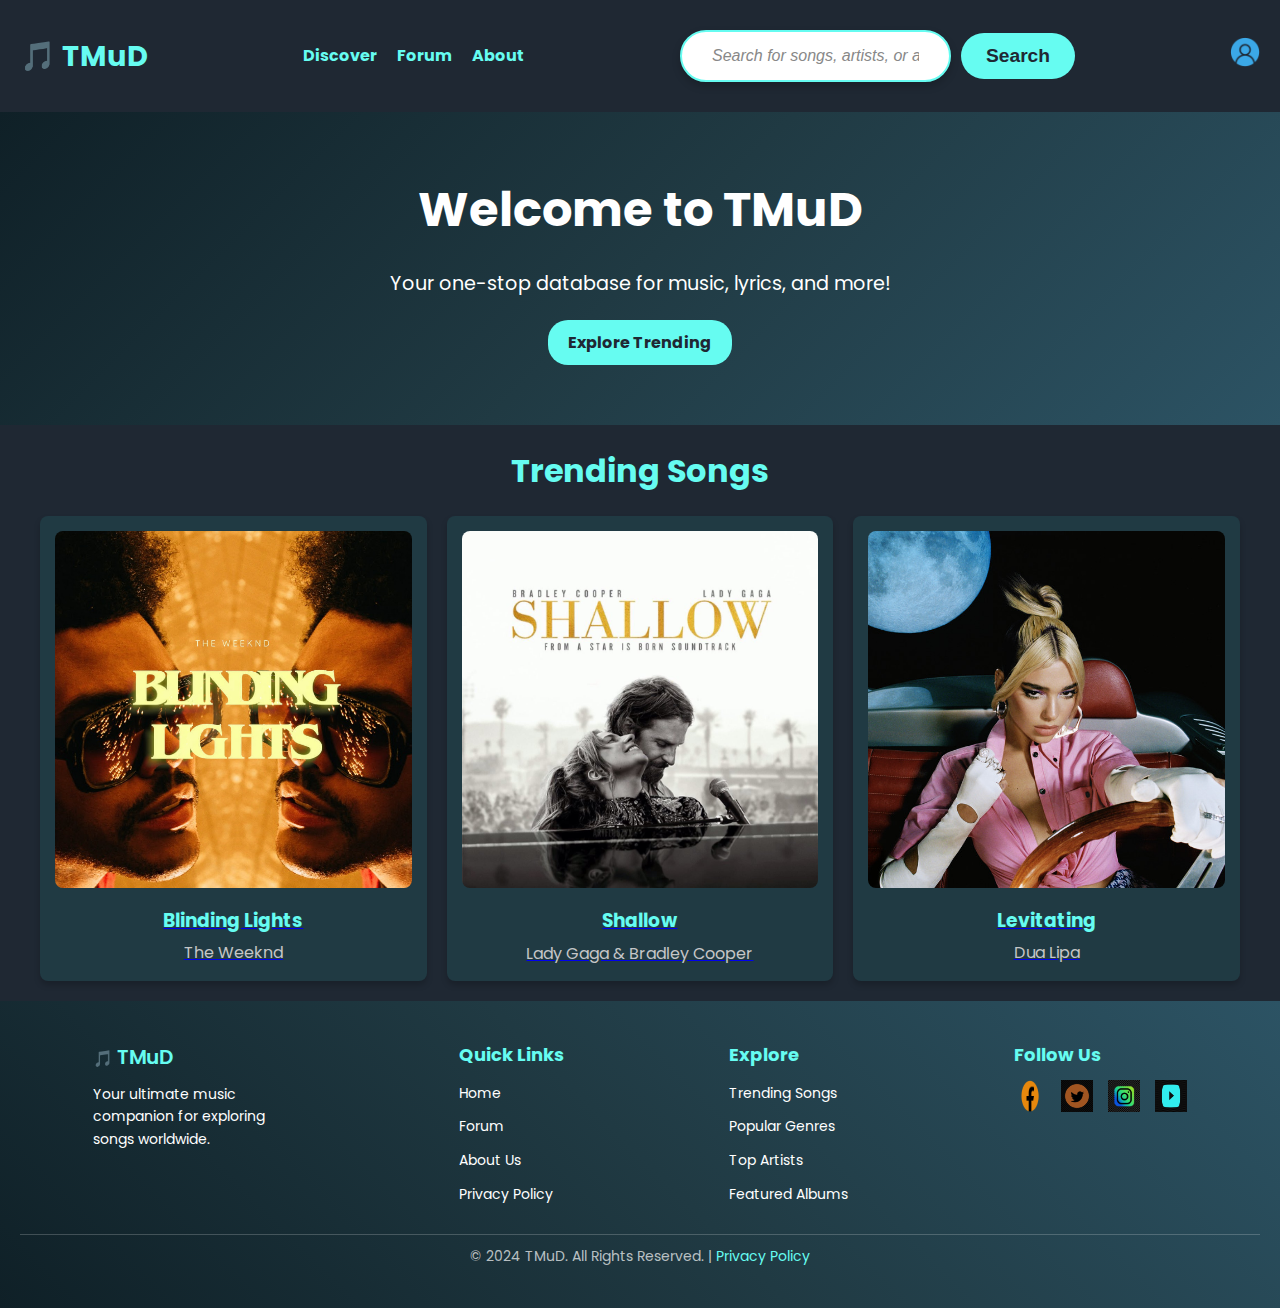
<file: index.html>
<!DOCTYPE html>
<html lang="en">
<head>
    <meta charset="UTF-8">
    <meta name="viewport" content="width=device-width, initial-scale=1.0">
    <title>TMuD - The Music Database</title>
    <!-- Link to CSS -->
    <link rel="stylesheet" href="styles.css">
    <!-- Google Fonts -->
    <link href="https://fonts.googleapis.com/css2?family=Poppins:wght@300;400;600&display=swap" rel="stylesheet">
    <script defer src="script.js"></script>
    <link rel="JavaScript" href="script.js">
    <style>
        body {
            font-family: 'Poppins', sans-serif;
            background-color: #141e30;
            color: #fff;
        }

        /* Login/Signup Interface */
        .auth-interface {
            position: fixed;
            top: 50%;
            left: 50%;
            transform: translate(-50%, -50%);
            background: linear-gradient(to bottom, #203a43, #2c5364);
            color: #fff;
            padding: 30px;
            border-radius: 10px;
            box-shadow: 0px 10px 20px rgba(0, 0, 0, 0.5);
            z-index: 1000;
            width: 400px;
        }

        .hidden { display: none; }

        .auth-tabs {
            display: flex;
            justify-content: space-between;
            margin-bottom: 20px;
            border-bottom: 2px solid #45a29e;
        }

        .auth-tab {
            flex: 1;
            padding: 10px;
            text-align: center;
            font-size: 18px;
            font-weight: bold;
            cursor: pointer;
            color: #66fcf1;
            border-bottom: 2px solid transparent;k
            transition: all 0.3s ease-in-out;
        }

        .auth-tab.active {
            color: #fff;
            border-bottom: 2px solid #66fcf1;
        }

        .auth-form {
            display: flex;
            flex-direction: column;
            gap: 15px;
        }

        .auth-form input {
            padding: 12px;
            border: none;
            border-radius: 5px;
            background: #1f2833;
            color: #fff;
            font-size: 16px;
        }

        .auth-form button {
            padding: 12px;
            border: none;
            border-radius: 5px;
            background: #45a29e;
            color: #fff;
            font-size: 16px;
            font-weight: bold;
            cursor: pointer;
            transition: all 0.3s ease-in-out;
        }

        .auth-form button:hover {
            background: #66fcf1;
        }

        /* Overlay Background */
        .overlay {
            position: fixed;
            top: 0;
            left: 0;
            width: 100%;
            height: 100%;
            background: rgba(0, 0, 0, 0.5);
            z-index: 999;
        }
    </style>
</head>
<body>
    <!-- Header Section -->
    <header>
        <nav>
            <div class="logo" onclick="redirectToHome()">🎵 TMuD</div>
            <ul class="nav-links">
                <li><a href="Discover.html">Discover</a></li>
                <li><a href="forum.html">Forum</a></li>
                <li><a href="about.html">About</a></li>
            </ul>
            <div class="search-container">
                <input
                    type="text"
                    id="search-bar"
                    class="search-bar"
                    placeholder="Search for songs, artists, or albums..."
                    onkeypress="handleSearch(event)"
                >
                <button class="search-button" onclick="initiateSearch()">Search</button>
            </div>
            <!-- Login Feature -->
            <div class="login-container">
                <img 
                    src="1713924.webp" 
                    alt="Login Icon" 
                    class="login-icon" 
                    onclick="toggleAuthInterface()" 
                    style="width: 30px; height: 30px; cursor: pointer;"
                >
            </div>
        </nav>
    </header>
  <!-- Overlay -->
  <div id="overlay" class="overlay hidden" onclick="closeAuthInterface()"></div>

  <!-- Login/Signup Interface -->
  <div id="authInterface" class="auth-interface hidden">
      <div class="auth-tabs">
          <div id="loginTab" class="auth-tab active" onclick="switchAuthTab('login')">Sign In</div>
          <div id="signupTab" class="auth-tab" onclick="switchAuthTab('signup')">Sign Up</div>
      </div>
      <div id="loginForm" class="auth-form">
          <input type="email" placeholder="Email" required>
          <input type="password" placeholder="Password" required>
          <button>Login</button>
      </div>
      <div id="signupForm" class="auth-form hidden">
          <input type="text" placeholder="Full Name" required>
          <input type="email" placeholder="Email" required>
          <input type="password" placeholder="Password" required>
          <button>Sign Up</button>
      </div>
  </div>
    <!-- Login/Signup Interface -->
    <div id="authInterface" class="auth-interface hidden">
        <div class="auth-tabs">
            <button id="loginTab" class="auth-tab active" onclick="switchAuthTab('login')">Sign In</button>
            <button id="signupTab" class="auth-tab" onclick="switchAuthTab('signup')">Sign Up</button>
        </div>
        <div id="loginForm" class="auth-form">
            <input type="email" placeholder="Email" required>
            <input type="password" placeholder="Password" required>
            <button>Login</button>
        </div>
        <div id="signupForm" class="auth-form hidden">
            <input type="text" placeholder="Full Name" required>
            <input type="email" placeholder="Email" required>
            <input type="password" placeholder="Password" required>
            <button>Sign Up</button>
        </div>
    </div>
    
    <!-- Hero Section -->
    <section class="hero">
        <div class="hero-text">
            <h1>Welcome to TMuD</h1>
            <p>Your one-stop database for music, lyrics, and more!</p>
            <a href="#trending" class="btn">Explore Trending</a>
        </div>
    </section>

    <!-- Trending Section -->
    <section id="trending">
        <h2>Trending Songs</h2>
        <div class="cards">
            <div class="card">
                <a href="song-details.html?title=blinding%20lights">
                    <img src="u9yfd63sy0141.jpg" alt="Blinding Lights Cover">
                    <h3>Blinding Lights</h3>
                    <p>The Weeknd</p>
                </a>
            </div>
            <div class="card">
                <a href="song-details.html?title=shallow">
                    <img src="lady-gaga-feat-bradley-cooper-shallow.jpg" alt="Shallow Cover">
                    <h3>Shallow</h3>
                    <p>Lady Gaga & Bradley Cooper</p>
                </a>
            </div>
            <div class="card">
                <a href="song-details.html?title=levitating">
                    <img src="ab67616d0000b273bd26ede1ae69327010d49946.jpeg" alt="Levitating Cover">
                    <h3>Levitating</h3>
                    <p>Dua Lipa</p>
                </a>
            </div>
        </div>
    </section>

    <!-- Footer Section -->
    <footer class="footer">
        <div class="footer-container">
            <!-- Logo Section -->
            <div class="footer-logo">
                <div class="logo">🎵 <span class="logo-text">TMuD</span></div>
                <p>Your ultimate music companion for exploring songs worldwide.</p>
            </div>
    
            <!-- Quick Links -->
            <div class="footer-links">
                <h3>Quick Links</h3>
                <ul>
                    <li><a href="index.html">Home</a></li>
                    <li><a href="forum.html">Forum</a></li>
                    <li><a href="about.html">About Us</a></li>
                    <li><a href="#privacy">Privacy Policy</a></li>
                </ul>
            </div>
    
            <!-- Explore More -->
            <div class="footer-explore">
                <h3>Explore</h3>
                <ul>
                    <li><a href="#trending">Trending Songs</a></li>
                    <li><a href="#genres">Popular Genres</a></li>
                    <li><a href="#artists">Top Artists</a></li>
                    <li><a href="#albums">Featured Albums</a></li>
                </ul>
            </div>
    
            <!-- Follow Us -->
            <div class="footer-social">
                <h3>Follow Us</h3>
                <div class="social-icons">
                    <a href="www.facebook.com"><img src="Facebook-Logosu.png" alt="Facebook"></a>
                    <a href="https://x.com/home"><img src="Twitter-icon-design-on-transparent-background-PNG.png" alt="Twitter"></a>
                    <a href="https://www.instagram.com"><img src="social-media-instagram-icon-transparent-background-172928815.jpg.webp" alt="Instagram"></a>
                    <a href="https://www.youtube.com"><img src="png-transparent-youtube-logo-youtube-red-logo-computer-icons-youtube-television-angle-rectangle.png" alt="YouTube"></a>
                </div>
            </div>
        </div>
    
        <!-- Footer Bottom -->
        <div class="footer-bottom">
            <p>&copy; 2024 TMuD. All Rights Reserved. | <a href="#privacy">Privacy Policy</a></p>
        </div>
    </footer>

    <!-- JavaScript -->
    <script>
        // Redirect to Home
        function redirectToHome() {
            window.location.href = "index.html";
        }

        // Handle Search on Enter Key
        function handleSearch(event) {
            if (event.key === "Enter") {
                initiateSearch();
            }
        }

        // Perform Search and Redirect
        function initiateSearch() { 
            const query = document.getElementById("search-bar").value.toLowerCase().trim();
            if (query === "") {
                alert("Please enter a search term.");
                return;
            }

            const results = [
                { title: "Blinding Lights", artist: "The Weeknd", link: "song-details.html?title=blinding%20lights" },
                { title: "Shallow", artist: "Lady Gaga & Bradley Cooper", link: "song-details.html?title=shallow" },
                { title: "Levitating", artist: "Dua Lipa", link: "song-details.html?title=levitating" }
            ].filter(song =>
                song.title.toLowerCase().includes(query) || song.artist.toLowerCase().includes(query)
            );

            if (results.length > 0) {
                window.location.href = results[0].link;
            } else {
                alert(`No results found for "${query}".`);
            }
        }

        function toggleAuthInterface() {
            document.getElementById("authInterface").classList.toggle("hidden");
            document.getElementById("overlay").classList.toggle("hidden");
        }

        function closeAuthInterface() {
            document.getElementById("authInterface").classList.add("hidden");
            document.getElementById("overlay").classList.add("hidden");
        }

        function switchAuthTab(tab) {
            const loginTab = document.getElementById("loginTab");
            const signupTab = document.getElementById("signupTab");
            const loginForm = document.getElementById("loginForm");
            const signupForm = document.getElementById("signupForm");

            if (tab === "login") {
                loginTab.classList.add("active");
                signupTab.classList.remove("active");
                loginForm.classList.remove("hidden");
                signupForm.classList.add("hidden");
            } else {
                signupTab.classList.add("active");
                loginTab.classList.remove("active");
                signupForm.classList.remove("hidden");
                loginForm.classList.add("hidden");
            }
        }
    </script>
</body>
</html>
</file>
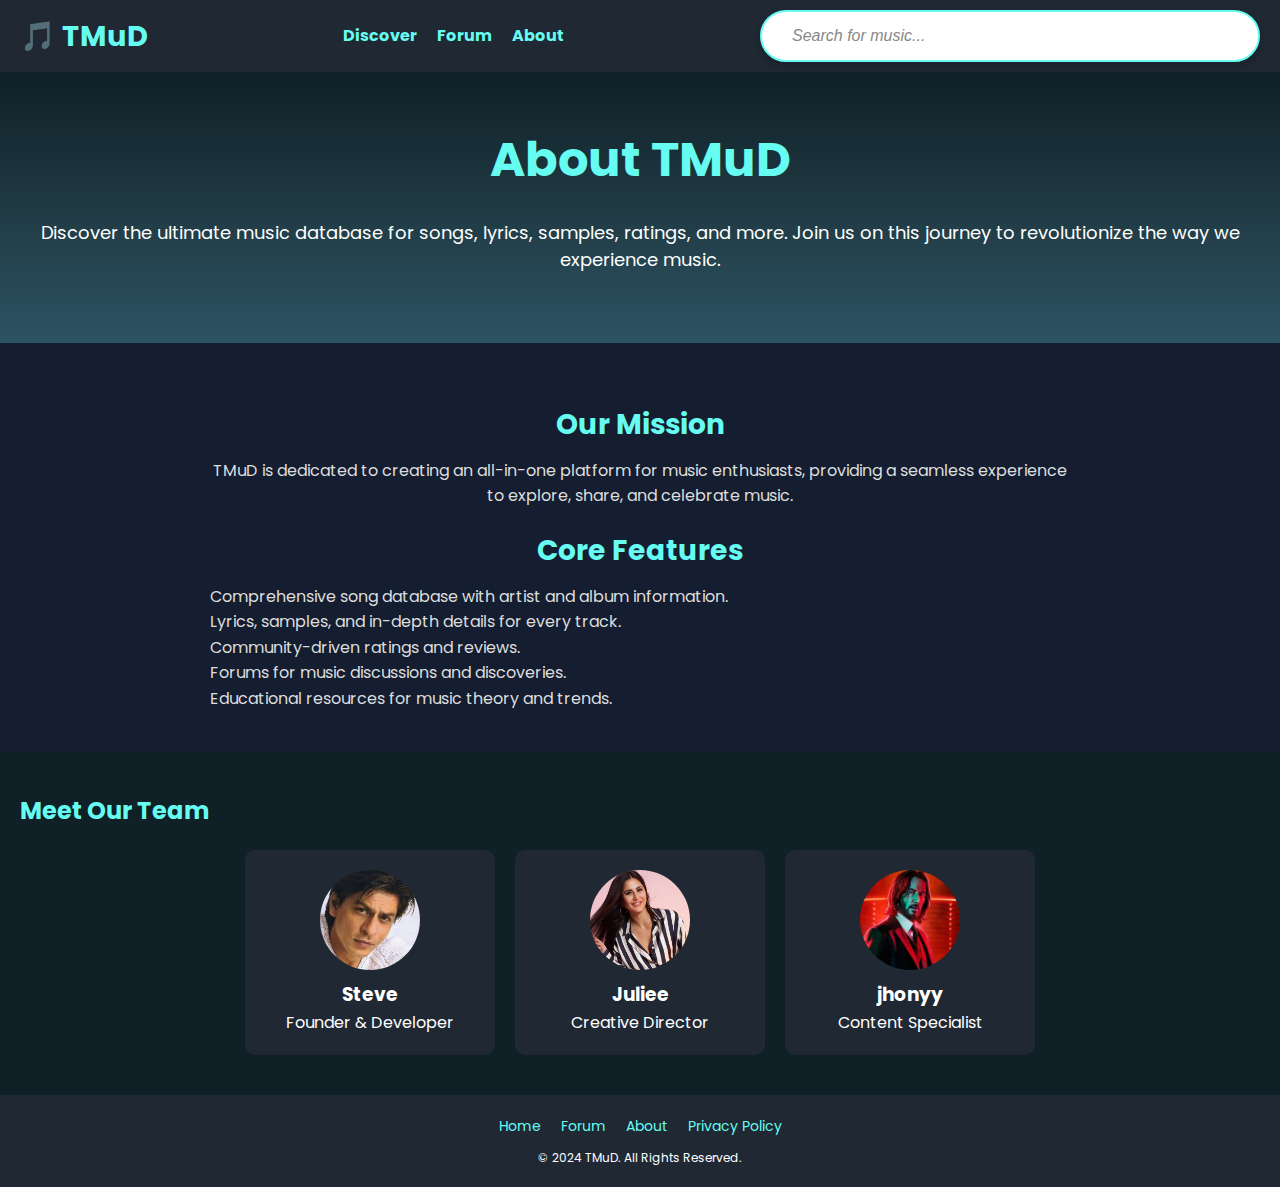
<file: about.html>
<!DOCTYPE html>
<html lang="en">
<head>
    <meta charset="UTF-8">
    <meta name="viewport" content="width=device-width, initial-scale=1.0">
    <title>About TMuD</title>
    <link rel="stylesheet" href="styles.css">
    <link href="https://fonts.googleapis.com/css2?family=Poppins:wght@300;400;600&display=swap" rel="stylesheet">
    <style>
        body {
            font-family: 'Poppins', sans-serif;
            background-color: #141e30;
            color: #fff;
            margin: 0;
        }

        header {
            background-color: #1f2833;
            padding: 10px 20px;
            display: flex;
            justify-content: space-between;
            align-items: center;
        }

        .logo {
            font-size: 24px;
            font-weight: bold;
            color: #66fcf1;
            cursor: pointer;
        }

        .nav-links {
            list-style: none;
            display: flex;
            gap: 15px;
        }

        .nav-links li a {
            color: #fff;
            text-decoration: none;
            font-size: 16px;
        }

        .nav-links li a:hover {
            color: #66fcf1;
        }

        .search-bar {
            padding: 10px;
            border: none;
            border-radius: 5px;
            background-color: #1f2833;
            color: #fff;
        }

        .hero {
            text-align: center;
            padding: 50px 20px;
            background: linear-gradient(to bottom, #0f2027, #203a43, #2c5364);
        }

        .hero-text h1 {
            font-size: 48px;
            color: #66fcf1;
        }

        .hero-text p {
            font-size: 18px;
            line-height: 1.5;
        }

        #about-details {
            padding: 40px 20px;
            text-align: center;
            max-width: 900px;
            margin: auto;
        }

        #about-details h2 {
            font-size: 28px;
            margin-top: 20px;
            margin-bottom: 10px;
            color: #66fcf1;
        }

        #about-details p, ul {
            font-size: 16px;
            line-height: 1.6;
            color: #ddd;
        }

        ul {
            text-align: left;
            list-style: none;
            padding: 0;
        }

        ul li::before {
    content: none; 
}

        .team-section {
            background-color: #0f2027;
            padding: 40px 20px;
        }

        .team-section h2 {
            color: #66fcf1;
            margin-bottom: 20px;
        }

        .team-cards {
            display: flex;
            flex-wrap: wrap;
            gap: 20px;
            justify-content: center;
        }

        .team-card {
            background-color: #1f2833;
            padding: 20px;
            border-radius: 10px;
            width: 250px;
            text-align: center;
            color: #fff;
        }

        .team-card img {
    width: 100px; 
    height: 100px; 
    border-radius: 50%; 
    object-fit: cover; 
    margin-bottom: 10px; 
    display: block; 
    margin-left: auto; 
    margin-right: auto; 
}


        footer {
            background-color: #1f2833;
            text-align: center;
            padding: 20px;
        }

        footer .quick-links {
            display: flex;
            justify-content: center;
            gap: 20px;
            margin-bottom: 10px;
        }

        footer a {
            color: #66fcf1;
            text-decoration: none;
            font-size: 14px;
        }

        footer a:hover {
            text-decoration: underline;
        }

        footer p {
            font-size: 12px;
            color: #fff;
        }
    </style>
</head>
<body>
    <header>
        <div class="logo" onclick="redirectToHome()">🎵 TMuD</div>
        <ul class="nav-links">
            <li><a href="Discover.html">Discover</a></li>
            <li><a href="forum.html">Forum</a></li>
            <li><a href="about.html">About</a></li>
        </ul>
        <input type="text" id="search-bar" placeholder="Search for music..." class="search-bar" onkeypress="handleSearch(event)">
    </header>

    <section class="hero">
        <div class="hero-text">
            <h1>About TMuD</h1>
            <p>Discover the ultimate music database for songs, lyrics, samples, ratings, and more. Join us on this journey to revolutionize the way we experience music.</p>
        </div>
    </section>

    <section id="about-details">
        <h2>Our Mission</h2>
        <p>TMuD is dedicated to creating an all-in-one platform for music enthusiasts, providing a seamless experience to explore, share, and celebrate music.</p>
        
        <h2>Core Features</h2>
        <ul>
            <li>Comprehensive song database with artist and album information.</li>
            <li>Lyrics, samples, and in-depth details for every track.</li>
            <li>Community-driven ratings and reviews.</li>
            <li>Forums for music discussions and discoveries.</li>
            <li>Educational resources for music theory and trends.</li>
        </ul>
    </section>

    <section class="team-section">
        <h2>Meet Our Team</h2>
        <div class="team-cards">
            <div class="team-card">
                <img src="images.jpeg" alt="Team Member 1">
                <h3>Steve</h3>
                <p>Founder & Developer</p>
            </div>
            <div class="team-card">
                <img src="katrina-stripes.jpg" alt="Team Member 2">
                <h3>Juliee</h3>
                <p>Creative Director</p>
            </div>
            <div class="team-card">
                <img src="fancast-keanu-reeves-john-wick-as-ghost-rider-v0-v4c42g7l3qxb1.jpg.webp" alt="Team Member 3">
                <h3>jhonyy</h3>
                <p>Content Specialist</p>
            </div>
        </div>
    </section>

    <footer>
        <div class="quick-links">
            <a href="index.html">Home</a>
            <a href="forum.html">Forum</a>
            <a href="about.html">About</a>
            <a href="#privacy">Privacy Policy</a>
        </div>
        <p>&copy; 2024 TMuD. All Rights Reserved.</p>
    </footer>

    <script>
        function redirectToHome() {
            window.location.href = "index.html";
        }

        function handleSearch(event) {
            if (event.key === "Enter") {
                const query = document.getElementById("search-bar").value.trim();
                if (query) {
                    alert(`Searching for: ${query}`);
                } else {
                    alert("Please enter a search term.");
                }
            }
        }
    </script>
</body>
</html>
</file>
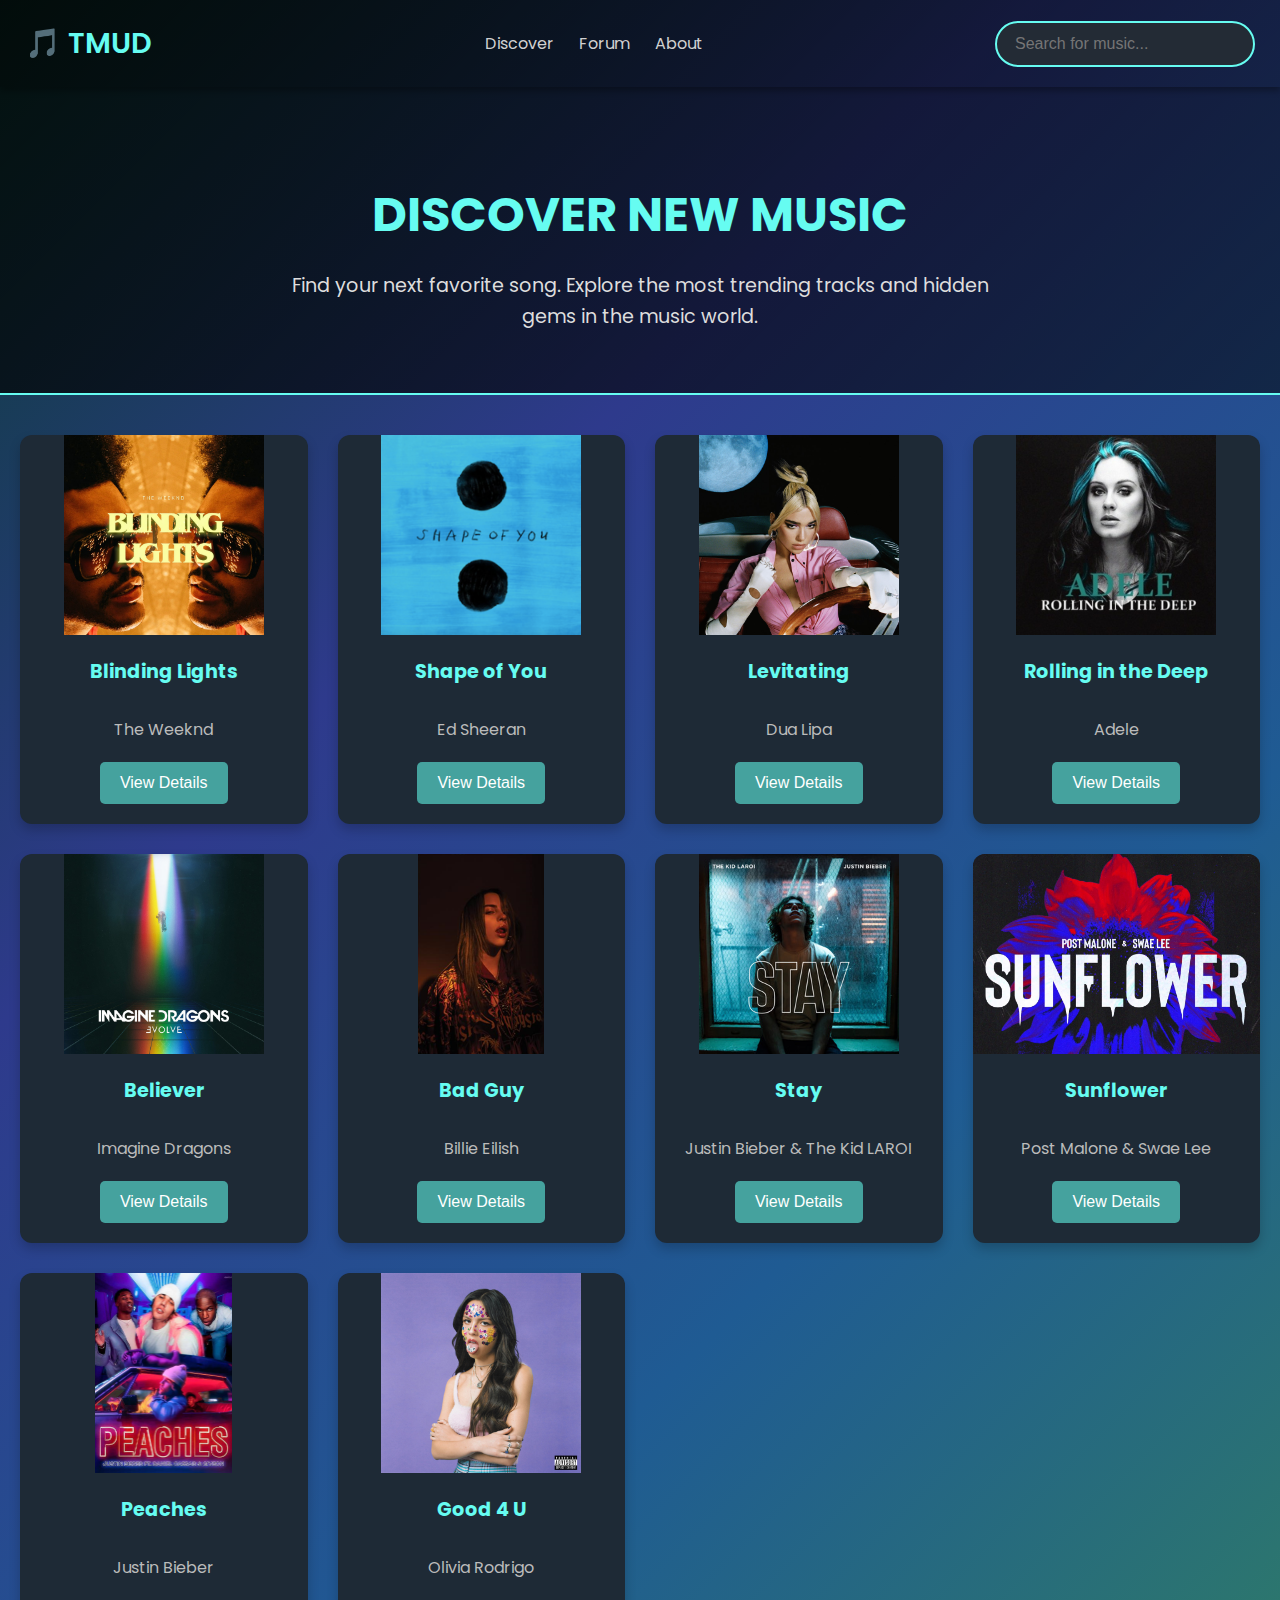
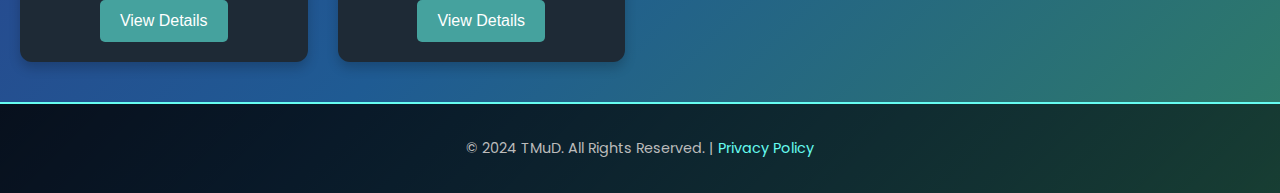
<file: Discover.html>
<!DOCTYPE html>
<html lang="en">
<head>
    <meta charset="UTF-8">
    <meta name="viewport" content="width=device-width, initial-scale=1.0">
    <title>Discover | TMuD</title>
    <link href="https://fonts.googleapis.com/css2?family=Poppins:wght@300;400;600&display=swap" rel="stylesheet">
    <style>
        /* Define Gradient Colors */
        :root {
            --dark-gradient-start: #0f0f0f;
            --dark-gradient-middle: #232b35;
            --dark-gradient-end: #1b1e23;
            --blue-gradient-start: #2e3a8c;
            --blue-gradient-middle: #1f5b93;
            --green-gradient-start: #0a3d34;
            --green-gradient-middle: #135c47;
            --green-gradient-end: #2f7c66;
        }

        /* General Styles */
        body {
            font-family: 'Poppins', sans-serif;
            margin: 0;
            padding: 0;
            background: linear-gradient(135deg, var(--green-gradient-start), var(--blue-gradient-start), var(--blue-gradient-middle), var(--green-gradient-end));
            color: #fff;
        }

        header {
            background: linear-gradient(135deg, rgba(0, 0, 0, 0.8), rgba(0, 0, 0, 0.5));
            color: #fff;
            padding: 15px 25px;
            display: flex;
            justify-content: space-between;
            align-items: center;
            box-shadow: 0 4px 6px rgba(0, 0, 0, 0.3);
        }

        .logo {
            font-size: 1.8rem;
            font-weight: 600;
            color: #66fcf1;
            text-transform: uppercase;
            cursor: pointer;
        }

        .nav-links {
            list-style: none;
            display: flex;
            gap: 25px;
        }

        .nav-links li a {
            color: #d1d1d1;
            text-decoration: none;
            font-weight: 400;
            transition: color 0.3s ease;
        }

        .nav-links li a:hover {
            color: #66fcf1;
        }

        .search-bar {
            padding: 12px 18px;
            border: 2px solid #66fcf1;
            border-radius: 25px;
            font-size: 1rem;
            background: #232b35;
            color: #66fcf1;
            width: 220px;
            transition: width 0.3s ease, background-color 0.3s ease;
        }

        .search-bar:focus {
            width: 280px;
            outline: none;
            background: #2c353f;
        }

        /* Discover Section */
        .discover {
            padding: 60px 20px;
            text-align: center;
            background: linear-gradient(135deg, rgba(0, 0, 0, 0.7), rgba(0, 0, 0, 0.5));
            border-bottom: 2px solid #66fcf1;
        }

        .discover h1 {
            font-size: 3rem;
            color: #66fcf1;
            margin-bottom: 20px;
            text-transform: uppercase;
        }

        .discover p {
            font-size: 1.2rem;
            max-width: 700px;
            margin: 0 auto;
            line-height: 1.6;
            color: #ddd;
        }

        /* Song Grid Section */
        .song-grid {
            display: grid;
            grid-template-columns: repeat(auto-fill, minmax(250px, 1fr));
            gap: 30px;
            margin: 40px auto;
            padding: 0 20px;
        }

        .song-card {
            background: #1e2a36;
            border-radius: 12px;
            overflow: hidden;
            text-align: center;
            box-shadow: 0 6px 12px rgba(0, 0, 0, 0.2);
            transition: transform 0.3s ease, box-shadow 0.3s ease;
        }

        .song-card:hover {
            transform: translateY(-8px);
            box-shadow: 0 8px 16px rgba(0, 0, 0, 0.3);
        }

        .song-card img {
            max-width: 100%;
            height: 200px;
            object-fit: cover;
            transition: opacity 0.3s ease;
        }

        .song-card img:hover {
            opacity: 0.85;
        }

        .song-card h3 {
            color: #66fcf1;
            font-size: 1.2rem;
            padding: 15px 0;
            margin: 0;
        }

        .song-card p {
            font-size: 1rem;
            color: #bbb;
            margin-bottom: 20px;
        }

        .song-card button {
            background: #45a29e;
            color: #fff;
            padding: 12px 20px;
            border: none;
            cursor: pointer;
            font-size: 1rem;
            border-radius: 5px;
            transition: background-color 0.3s ease, transform 0.3s ease;
            margin-bottom: 20px;
        }

        .song-card button:hover {
            background-color: none;
            transform: scale(1.05);
        }

        /* Footer Section */
        footer {
            background: linear-gradient(135deg, rgba(0, 0, 0, 0.8), rgba(0, 0, 0, 0.5));
            color: #bbb;
            text-align: center;
            padding: 20px 10px;
            font-size: 0.9rem;
            border-top: 2px solid #66fcf1;
        }

        footer a {
            color: #66fcf1;
            text-decoration: none;
            transition: text-decoration 0.3s ease;
        }

        footer a:hover {
            text-decoration: underline;
        }
    </style>
</head>
<body>
    <!-- Header Section -->
    <header>
        <div class="logo" onclick="redirectToHome()">🎵 TMuD</div>
        <ul class="nav-links">
            <li><a href="discover.html">Discover</a></li>
            <li><a href="forum.html">Forum</a></li>
            <li><a href="about.html">About</a></li>
        </ul>
        <input type="text" id="search-bar" placeholder="Search for music..." class="search-bar" onkeyup="handleSearch(event)">
    </header>

    <!-- Discover Section -->
    <div class="discover">
        <h1>Discover New Music</h1>
        <p>Find your next favorite song. Explore the most trending tracks and hidden gems in the music world.</p>
    </div>

    <!-- Songs Grid Section -->
    <section class="song-grid">
        <!-- Add more song cards here -->
        <div class="song-card">
            <img src="u9yfd63sy0141.jpg" alt="Blinding Lights">
            <h3>Blinding Lights</h3>
            <p>The Weeknd</p>
            <button onclick="openSongDetails('Blinding Lights', 'The Weeknd')">View Details</button>
        </div>
        <div class="song-card">
            <img src="Shape_Of_You_(Official_Single_Cover)_by_Ed_Sheeran.png" alt="Shape of You">
            <h3>Shape of You</h3>
            <p>Ed Sheeran</p>
            <button onclick="openSongDetails('Shape of You', 'Ed Sheeran')">View Details</button>
        </div>
        <div class="song-card">
            <img src="ab67616d0000b273bd26ede1ae69327010d49946.jpeg" alt="Levitating">
            <h3>Levitating</h3>
            <p>Dua Lipa</p>
            <button onclick="openSongDetails('Levitating', 'Dua Lipa')">View Details</button>
        </div>
        <div class="song-card">
            <img src="artworks-000022631306-gom0xe-t500x500.jpg" alt="Rolling in the Deep">
            <h3>Rolling in the Deep</h3>
            <p>Adele</p>
            <button onclick="openSongDetails('Rolling in the Deep', 'Adele')">View Details</button>
        </div>
        <div class="song-card">
            <img src="ab67616d0000b2735675e83f707f1d7271e5cf8a.jpeg" alt="Believer">
            <h3>Believer</h3>
            <p>Imagine Dragons</p>
            <button onclick="openSongDetails('Believer', 'Imagine Dragons')">View Details</button>
        </div>
        <div class="song-card">
            <img src="Billie_Eilish_-_Bad_Guy.png" alt="Bad Guy">
            <h3>Bad Guy</h3>
            <p>Billie Eilish</p>
            <button onclick="openSongDetails('Bad Guy', 'Billie Eilish')">View Details</button>
        </div>
        <!-- Additional Songs -->
        <div class="song-card">
            <img src="ab67616d00001e0241e31d6ea1d493dd77933ee5.jpeg" alt="Stay">
            <h3>Stay</h3>
            <p>Justin Bieber & The Kid LAROI</p>
            <button onclick="openSongDetails('Stay', 'Justin Bieber & The Kid LAROI')">View Details</button>
        </div>
        <div class="song-card">
            <img src="maxresdefault.jpg" alt="Sunflower">
            <h3>Sunflower</h3>
            <p>Post Malone & Swae Lee</p>
            <button onclick="openSongDetails('Sunflower', 'Post Malone & Swae Lee')">View Details</button>
        </div>
        <div class="song-card">
            <img src="justin_bieber_feat_daniel_caesar_and_giveon_peaches-577800454-large.jpg" alt="Peaches">
            <h3>Peaches</h3>
            <p>Justin Bieber</p>
            <button onclick="openSongDetails('Peaches', 'Justin Bieber')">View Details</button>
        </div>
        <div class="song-card">
            <img src="ab67616d0000b273a91c10fe9472d9bd89802e5a.jpeg" alt="Good 4 U">
            <h3>Good 4 U</h3>
            <p>Olivia Rodrigo</p>
            <button onclick="openSongDetails('Good 4 U', 'Olivia Rodrigo')">View Details</button>
        </div>
        
    </section>

    
    <!-- Footer Section -->
    <footer>
        <p>&copy; 2024 TMuD. All Rights Reserved. | <a href="#privacy">Privacy Policy</a></p>
    </footer>

    <script>
        // Dataset of songs available in the Discover page
    const songs = [
        { title: "Blinding Lights", artist: "The Weeknd" },
        { title: "Shape of You", artist: "Ed Sheeran" },
        { title: "Levitating", artist: "Dua Lipa" },
        { title: "Rolling in the Deep", artist: "Adele" },
        { title: "Believer", artist: "Imagine Dragons" },
        { title: "Bad Guy", artist: "Billie Eilish" },
        { title: "Stay", artist: "Justin Bieber & The Kid LAROI" },
        { title: "Sunflower", artist: "Post Malone & Swae Lee" },
        { title: "Peaches", artist: "Justin Bieber" },
        { title: "Good 4 U", artist: "Olivia Rodrigo" },
    ];

    // Handle Search Functionality
    function handleSearch(event) {
        if (event.key === "Enter") {
            const searchQuery = event.target.value.trim().toLowerCase();
            const song = songs.find(
                s => s.title.toLowerCase() === searchQuery || s.artist.toLowerCase().includes(searchQuery)
            );
            if (song) {
                // Redirect to songs.html with song details
                openSongDetails(song.title, song.artist);
            } else {
                alert("Song not found. Please try again.");
            }
        }
    }
        // Redirect to Home Page
        function redirectToHome() {
            window.location.href = "index.html";
        }

        // Open Song Details Page
        function openSongDetails(title, artist) {
            const url = `songs.html?title=${encodeURIComponent(title)}&artist=${encodeURIComponent(artist)}`;
            console.log("Navigating to URL:", url); // Debugging line
            window.location.href = url;
        }
    </script>
</body>
</html>
</file>
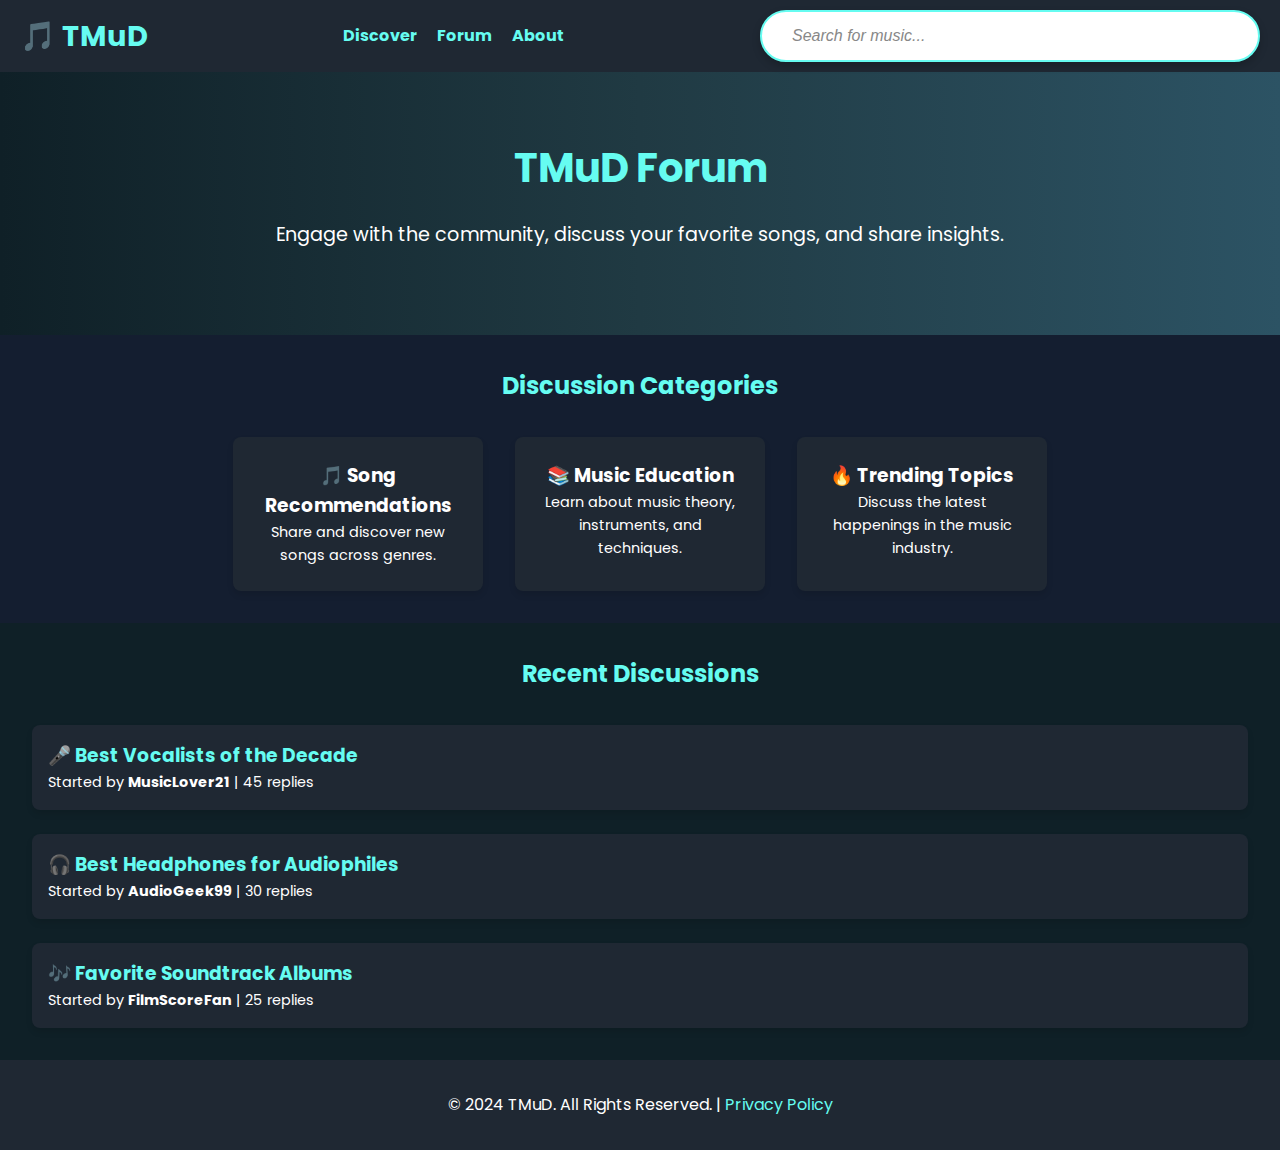
<file: forum.html>
<!DOCTYPE html>
<html lang="en">
<head>
    <meta charset="UTF-8">
    <meta name="viewport" content="width=device-width, initial-scale=1.0">
    <title>TMuD Forum</title>
    <link rel="stylesheet" href="styles.css">
    <link href="https://fonts.googleapis.com/css2?family=Poppins:wght@300;400;600&display=swap" rel="stylesheet">
</head>
<body style="background-color: #141e30; color: #fff;">
    <header>
        <nav>
            <div class="logo" onclick="redirectToHome()">🎵 TMuD</div>
            <ul class="nav-links">
                <li><a href="Discover.html">Discover</a></li>
                <li><a href="forum.html">Forum</a></li>
                <li><a href="about.html">About</a></li>
            </ul>
            <input type="text" id="search-bar" placeholder="Search for music..." class="search-bar" onkeypress="handleSearch(event)">
        </nav>
    </header>

    <section class="hero" style="text-align: center; padding: 4rem 2rem; background: linear-gradient(to right, #0f2027, #203a43, #2c5364);">
        <h1 style="font-size: 2.5rem; color: #66fcf1;">TMuD Forum</h1>
        <p style="font-size: 1.2rem; color: #fff;">Engage with the community, discuss your favorite songs, and share insights.</p>
    </section>

    <section id="forum-categories" style="padding: 2rem;">
        <h2 style="text-align: center; color: #66fcf1;">Discussion Categories</h2>
        <div class="category-list" style="display: flex; gap: 2rem; justify-content: center; flex-wrap: wrap; margin-top: 2rem;">
            <a href="#" class="category-card" style="background-color: #1f2833; padding: 1.5rem; border-radius: 8px; text-align: center; color: #fff; width: 250px; text-decoration: none; box-shadow: 0 4px 6px rgba(0, 0, 0, 0.1);">
                <h3>🎵 Song Recommendations</h3>
                <p style="font-size: 0.9rem;">Share and discover new songs across genres.</p>
            </a>
            <a href="#" class="category-card" style="background-color: #1f2833; padding: 1.5rem; border-radius: 8px; text-align: center; color: #fff; width: 250px; text-decoration: none; box-shadow: 0 4px 6px rgba(0, 0, 0, 0.1);">
                <h3>📚 Music Education</h3>
                <p style="font-size: 0.9rem;">Learn about music theory, instruments, and techniques.</p>
            </a>
            <a href="#" class="category-card" style="background-color: #1f2833; padding: 1.5rem; border-radius: 8px; text-align: center; color: #fff; width: 250px; text-decoration: none; box-shadow: 0 4px 6px rgba(0, 0, 0, 0.1);">
                <h3>🔥 Trending Topics</h3>
                <p style="font-size: 0.9rem;">Discuss the latest happenings in the music industry.</p>
            </a>
        </div>
    </section>

    <section id="recent-discussions" style="padding: 2rem; background-color: #0f2027;">
        <h2 style="text-align: center; color: #66fcf1;">Recent Discussions</h2>
        <div class="discussion-list" style="display: flex; flex-direction: column; gap: 1.5rem; margin-top: 2rem;">
            <div class="discussion-card" style="background-color: #1f2833; padding: 1rem; border-radius: 8px; box-shadow: 0 4px 6px rgba(0, 0, 0, 0.1);">
                <h3 style="color: #66fcf1;">🎤 Best Vocalists of the Decade</h3>
                <p style="font-size: 0.9rem; color: #fff;">Started by <strong>MusicLover21</strong> | 45 replies</p>
            </div>
            <div class="discussion-card" style="background-color: #1f2833; padding: 1rem; border-radius: 8px; box-shadow: 0 4px 6px rgba(0, 0, 0, 0.1);">
                <h3 style="color: #66fcf1;">🎧 Best Headphones for Audiophiles</h3>
                <p style="font-size: 0.9rem; color: #fff;">Started by <strong>AudioGeek99</strong> | 30 replies</p>
            </div>
            <div class="discussion-card" style="background-color: #1f2833; padding: 1rem; border-radius: 8px; box-shadow: 0 4px 6px rgba(0, 0, 0, 0.1);">
                <h3 style="color: #66fcf1;">🎶 Favorite Soundtrack Albums</h3>
                <p style="font-size: 0.9rem; color: #fff;">Started by <strong>FilmScoreFan</strong> | 25 replies</p>
            </div>
        </div>
    </section>

    <footer style="background-color: #1f2833; padding: 2rem; text-align: center; color: #fff;">
        <p>&copy; 2024 TMuD. All Rights Reserved. | <a href="#" style="color: #66fcf1; text-decoration: none;">Privacy Policy</a></p>
    </footer>
    <script>
          function redirectToHome() {
            window.location.href = "index.html";
        }
    </script>
</body>
</html>
</file>
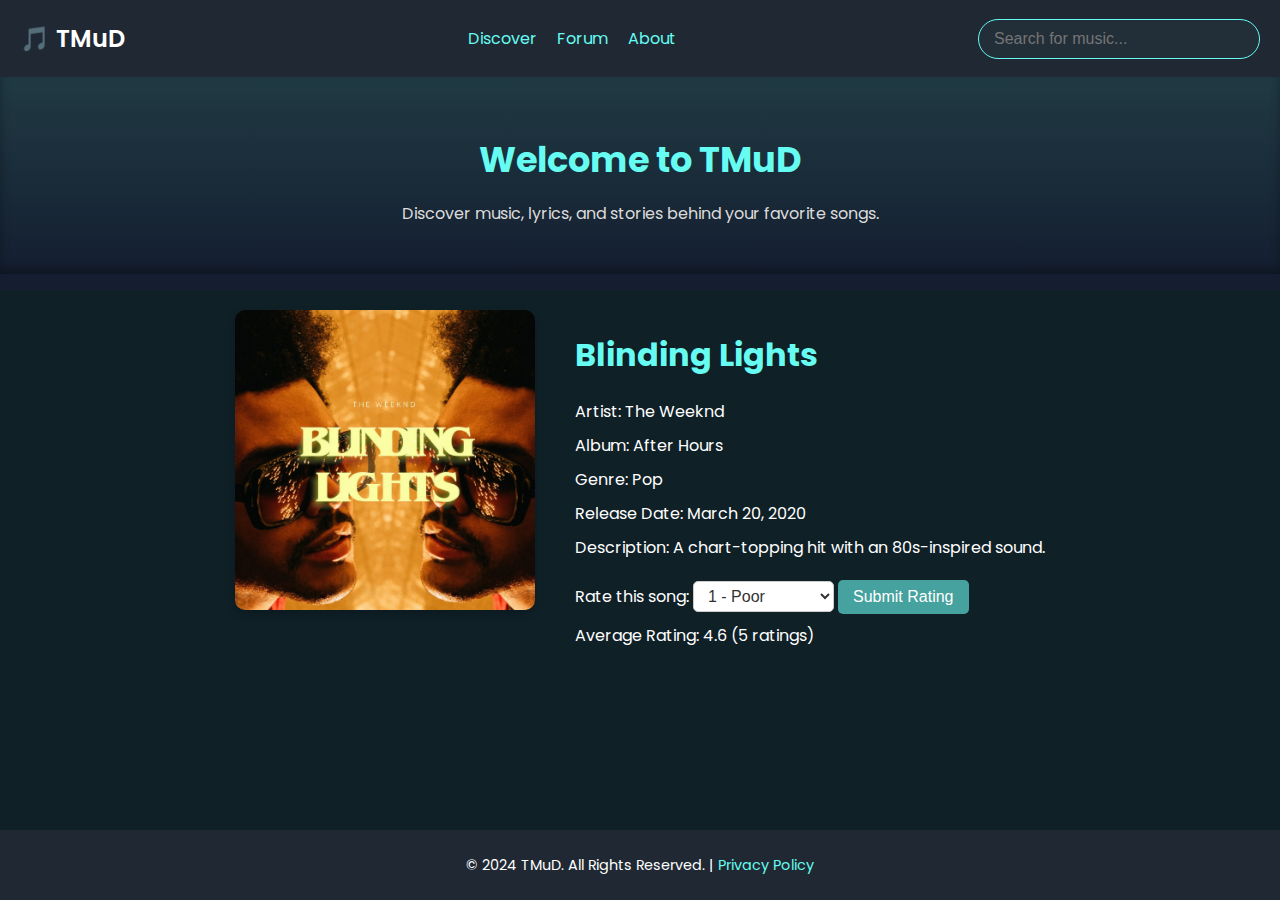
<file: song-details.html>
<!DOCTYPE html>
<html lang="en">
<head>
    <meta charset="UTF-8">
    <meta name="viewport" content="width=device-width, initial-scale=1.0">
    <meta name="description" content="TMuD - Explore detailed information about your favorite music, artists, and albums.">
    <title>Song Details | TMuD</title>
    <link href="https://fonts.googleapis.com/css2?family=Poppins:wght@300;400;600&display=swap" rel="stylesheet">
    <style>
        /* General Styles */
        body {
            font-family: 'Poppins', sans-serif;
            margin: 0;
            padding: 0;
            display: flex;
            flex-direction: column;
            min-height: 100vh;
            background: #141e30;
            color: #fff;
        }

        header {
            background: #1f2833;
            color: #fff;
            padding: 10px 20px;
        }

        nav {
            display: flex;
            align-items: center;
            justify-content: space-between;
        }

        .logo {
            font-size: 1.5rem;
            font-weight: 600;
            cursor: pointer;
        }

        .nav-links {
            list-style: none;
            display: flex;
            gap: 20px;
        }

        .nav-links li a {
            color: #66fcf1;
            text-decoration: none;
            font-weight: 400;
        }

        .search-bar {
            padding: 10px 15px;
            border: 1px solid #66fcf1;
            border-radius: 25px;
            font-size: 1rem;
            background: #222e38;
            color: #66fcf1;
            width: 250px;
            transition: width 0.3s ease;
        }

        .search-bar:focus {
            width: 300px;
            outline: none;
            background: #1f2833;
            border-color: #66fcf1;
        }

        .hero {
            display: flex;
            justify-content: center;
            align-items: center;
            text-align: center;
            padding: 2rem 1rem;
            background: linear-gradient(to bottom, #203a43, #141e30);
            color: #66fcf1;
            box-shadow: inset 0 -5px 10px rgba(0, 0, 0, 0.3);
            margin-bottom: 1rem;
        }

        .hero-content {
            max-width: 800px;
        }

        .hero h1 {
            font-size: 2.2rem;
            margin-bottom: 0.8rem;
        }

        .hero p {
            font-size: 1rem;
            line-height: 1.5;
            color: #dcdcdc;
        }

        .song-page {
            flex: 1;
            display: flex;
            flex-wrap: wrap;
            justify-content: center;
            align-items: flex-start;
            gap: 40px;
            padding: 20px;
            background: #0f2027;
        }

        .song-cover-container img {
            border-radius: 10px;
            box-shadow: 0 4px 10px rgba(0, 0, 0, 0.2);
            max-width: 100%;
            max-height: 300px;
            height: auto;
        }

        .song-info {
            max-width: 500px;
        }

        .song-info h1 {
            font-size: 2rem;
            color: #66fcf1;
        }

        .song-info p {
            margin: 10px 0;
            line-height: 1.5;
        }

        .song-rating {
            margin-top: 20px;
        }

        .rating-dropdown {
            padding: 5px 10px;
            font-size: 1rem;
            border-radius: 5px;
            border: 1px solid #ccc;
            background: #fff;
            color: #333;
        }

        button {
            padding: 8px 15px;
            border: none;
            background: #45a29e;
            color: #fff;
            font-size: 1rem;
            border-radius: 5px;
            cursor: pointer;
            transition: background 0.3s;
        }

        button:hover {
            background: #66fcf1;
        }

        footer {
            background: #1f2833;
            color: #fff;
            text-align: center;
            padding: 10px;
            font-size: 0.9rem;
        }

        footer a {
            color: #66fcf1;
            text-decoration: none;
        }

        footer a:hover {
            text-decoration: underline;
        }

        @media (max-width: 768px) {
            .song-page {
                flex-direction: column;
                text-align: center;
            }

            .song-cover-container img {
                max-height: 200px;
            }

            .hero h1 {
                font-size: 1.8rem;
            }

            .song-info h1 {
                font-size: 1.6rem;
            }
        }
    </style>
</head>
<body>
    <!-- Header Section -->
    <header>
        <nav>
            <div class="logo" onclick="redirectToHome()">🎵 TMuD</div>
            <ul class="nav-links">
                <li><a href="Discover.html">Discover</a></li>
                <li><a href="forum.html">Forum</a></li>
                <li><a href="about.html">About</a></li>
            </ul>
            <input type="text" id="search-bar" placeholder="Search for music..." class="search-bar" onkeypress="handleSearch(event)">
        </nav>
    </header>

    <!-- Hero Section -->
    <section class="hero">
        <div class="hero-content">
            <h1>Welcome to TMuD</h1>
            <p>Discover music, lyrics, and stories behind your favorite songs.</p>
        </div>
    </section>

    <!-- Song Details Section -->
    <div id="song-details" class="song-page">
        <div class="song-cover-container">
            <img id="song-cover" src="u9yfd63sy0141.jpg" alt="Song Cover">
        </div>
        <div class="song-info">
            <h1 id="song-title">Blinding Lights</h1>
            <p id="song-artist">Artist: The Weeknd</p>
            <p id="song-album">Album: After Hours</p>
            <p id="song-genre">Genre: Pop</p>
            <p id="song-release">Release Date: March 20, 2020</p>
            <p id="song-description">Description: A chart-topping hit with an 80s-inspired sound.</p>

            <!-- Rating Section -->
            <div class="song-rating">
                <label for="rating">Rate this song:</label>
                <select id="rating" class="rating-dropdown" aria-label="Song Rating">
                    <option value="1">1 - Poor</option>
                    <option value="2">2 - Fair</option>
                    <option value="3">3 - Good</option>
                    <option value="4">4 - Very Good</option>
                    <option value="5">5 - Excellent</option>
                </select>
                <button onclick="submitRating()">Submit Rating</button>
            </div>
            <p id="average-rating">Average Rating: <span id="avg-rating">4.6</span> (<span id="total-ratings">5</span> ratings)</p>
        </div>
    </div>

    <!-- Footer Section -->
    <footer>
        <p>&copy; 2024 TMuD. All Rights Reserved. | <a href="#privacy">Privacy Policy</a></p>
    </footer>

    <!-- JavaScript -->
    <script>
        function redirectToHome() {
            window.location.href = "index.html";
        }

        function submitRating() {
            const rating = parseInt(document.getElementById("rating").value);
            const avgRatingElem = document.getElementById("avg-rating");
            const totalRatingsElem = document.getElementById("total-ratings");

            let totalRatings = parseInt(totalRatingsElem.textContent);
            let currentAvg = parseFloat(avgRatingElem.textContent);

            const newAvg = ((currentAvg * totalRatings) + rating) / (totalRatings + 1);
            avgRatingElem.textContent = newAvg.toFixed(1);
            totalRatingsElem.textContent = totalRatings + 1;

            alert("Thank you for rating!");
        }
    </script>
</body>
</html>
</file>
<file: styles.css>
/* General Reset */
* {
    margin: 0;
    padding: 0;
    box-sizing: border-box;
}

/* Root Variables */
:root {
    --primary-color: #66fcf1;
    --secondary-color: #45a29e;
    --background-color: #1f2833;
    --dark-gradient-start: #0f2027;
    --dark-gradient-middle: #203a43;
    --dark-gradient-end: #2c5364;
    --text-color: #fff;
    --secondary-text-color: #c5c6c7;
}

/* Body Styles */
body {
    font-family: 'Poppins', sans-serif;
    line-height: 1.6;
    background: var(--background-color);
    color: var(--text-color);
}

/* Header Styles */
header nav {
    display: flex;
    justify-content: space-between;
    align-items: center;
    padding: 10px 20px;
    background: var(--background-color);
    color: var(--text-color);
}

header .logo {
    font-size: 1.8em;
    font-weight: bold;
    color: var(--primary-color);
    cursor: pointer;
}

header .nav-links {
    display: flex;
    gap: 20px;
    list-style: none;
}

header .nav-links li a {
    color: var(--primary-color);
    text-decoration: none;
    font-weight: bold;
    transition: color 0.3s;
}

header .nav-links li a:hover {
    color: var(--secondary-color);
}

header .search-container {
    display: flex;
    justify-content: center;
    align-items: center;
    gap: 10px;
    margin: 20px 0;
    position: relative;
}

header .search-bar {
    max-width: 500px;
    width: 100%;
    padding: 15px 30px;
    border-radius: 50px;
    border: 2px solid var(--primary-color);
    outline: none;
    font-size: 1em;
    background: #fff;
    color: #000;
    box-shadow: 0 4px 8px rgba(0, 0, 0, 0.2);
    transition: all 0.3s ease;
}

header .search-bar::placeholder {
    color: #888;
    font-style: italic;
}

header .search-bar:focus {
    border-color: var(--secondary-color);
    box-shadow: 0 0 8px var(--secondary-color);
}

header .search-button {
    font-size: 1.2em;
    padding: 12px 25px;
    border-radius: 30px;
    background: var(--primary-color);
    color: var(--background-color);
    border: none;
    cursor: pointer;
    transition: all 0.3s ease;
    font-weight: bold;
}

header .search-button:hover {
    background: var(--secondary-color);
    transform: scale(1.05);
}

/* Add responsiveness for better usability */
@media (max-width: 768px) {
    header .search-container {
        flex-direction: column;
        gap: 15px;
    }

    header .search-bar {
        width: 90%;
    }

    header .search-button {
        width: 90%;
        padding: 10px;
    }
}
/* Login Icon Styling */
.login-container {
    position: relative;
    display: inline-block;
}

.login-icon {
    width: 30px;
    height: 30px;
    cursor: pointer;
}

/* Modal Background */
.modal {
    display: none;
    position: fixed;
    z-index: 999;
    left: 0;
    top: 0;
    width: 100%;
    height: 100%;
    overflow: auto;
    background-color: rgba(0, 0, 0, 0.4);
    backdrop-filter: blur(5px);
}

/* Modal Content */
.modal-content {
    background-color: #fff;
    margin: 10% auto;
    padding: 20px;
    border-radius: 10px;
    width: 80%;
    max-width: 400px;
    box-shadow: 0px 4px 15px rgba(0, 0, 0, 0.4);
    animation: slideIn 0.3s ease-out;
}

.modal-content h2 {
    font-family: 'Poppins', sans-serif;
    font-size: 24px;
    font-weight: 600;
    margin-bottom: 20px;
    text-align: center;
    color: #141e30; /* Matches your preferred color scheme */
}

.modal-content input {
    width: 100%;
    padding: 12px;
    margin-bottom: 15px;
    border: 1px solid #ccc;
    border-radius: 5px;
    font-family: 'Poppins', sans-serif;
    font-size: 14px;
    color: #333;
    transition: border-color 0.3s ease;
}

.modal-content input:focus {
    outline: none;
    border-color: #66fcf1;
    box-shadow: 0px 0px 5px rgba(102, 252, 241, 0.5);
}

.modal-content button {
    width: 100%;
    padding: 12px;
    background-color: #66fcf1;
    border: none;
    border-radius: 5px;
    font-family: 'Poppins', sans-serif;
    font-size: 16px;
    color: #fff;
    cursor: pointer;
    margin-top: 10px;
    transition: background-color 0.3s ease;
}

.modal-content button:hover {
    background-color: #45a29e;
}

/* Add a fade-in animation for better UX */
@keyframes slideIn {
    from {
        transform: translateY(-50px);
        opacity: 0;
    }
    to {
        transform: translateY(0);
        opacity: 1;
    }
}
/* Close Button */
.modal-content button:last-child {
    background-color: #f5f5f5;
    color: #333;
}

.modal-content button:last-child:hover {
    background-color: #ddd;
}

/* Hero Section */
.hero {
    display: flex;
    flex-direction: column;
    justify-content: center;
    align-items: center;
    text-align: center;
    padding: 60px 20px;
    background: linear-gradient(135deg, var(--dark-gradient-start), var(--dark-gradient-middle), var(--dark-gradient-end));
    color: var(--text-color);
}

.hero h1 {
    font-size: 3em;
    margin-bottom: 20px;
}

.hero p {
    font-size: 1.2em;
    margin-bottom: 20px;
}

.hero .btn {
    font-size: 1em;
}

/* Trending Section */
#trending {
    padding: 20px;
    background: var(--background-color);
    color: var(--text-color);
}

#trending h2 {
    text-align: center;
    margin-bottom: 20px;
    font-size: 2em;
    color: var(--primary-color);
}

.cards {
    display: grid;
    grid-template-columns: repeat(auto-fit, minmax(250px, 1fr));
    gap: 20px;
    padding: 0 20px;
}

.card {
    background: var(--dark-gradient-middle);
    padding: 15px;
    border-radius: 8px;
    box-shadow: 0 4px 6px rgba(0, 0, 0, 0.2);
    text-align: center;
}

.card img {
    width: 100%;
    border-radius: 8px;
    margin-bottom: 10px;
}

.card h3 {
    color: var(--primary-color);
    margin-bottom: 5px;
}

.card p {
    color: var(--secondary-text-color);
}

/* Forum Section */
#forum {
    padding: 20px;
    background: var(--background-color);
}

#forum h2 {
    text-align: center;
    margin-bottom: 20px;
    font-size: 2em;
    color: var(--primary-color);
}

#forum .discussion-list {
    display: grid;
    grid-template-columns: repeat(auto-fit, minmax(300px, 1fr));
    gap: 20px;
}

#forum .discussion-item {
    padding: 15px;
    background: var(--dark-gradient-middle);
    border-radius: 8px;
    box-shadow: 0 4px 6px rgba(0, 0, 0, 0.2);
    text-align: left;
}

#forum .discussion-item h3 {
    color: var(--primary-color);
    margin-bottom: 10px;
}

#forum .discussion-item p {
    margin: 10px 0;
    color: var(--secondary-text-color);
}

#forum .discussion-item .btn {
    background: var(--primary-color);
    color: var(--background-color);
    padding: 8px 15px;
    border-radius: 5px;
    text-decoration: none;
    font-weight: bold;
    transition: background 0.3s;
}

#forum .discussion-item .btn:hover {
    background: var(--secondary-color);
}

/* Footer Styles */
.footer {
    background: linear-gradient(45deg, #0f2027, #203a43, #2c5364);
    color: #fff;
    padding: 40px 20px;
    font-family: 'Poppins', sans-serif;
}

.footer-container {
    display: flex;
    justify-content: space-around;
    flex-wrap: wrap;
    gap: 20px;
}

.footer-logo {
    max-width: 200px;
    text-align: left;
}

.footer-logo .logo-text {
    color: #66fcf1;
    font-weight: 600;
    font-size: 20px;
}

.footer-logo p {
    font-size: 14px;
    margin-top: 10px;
    line-height: 1.6;
}

.footer-links,
.footer-explore,
.footer-social {
    text-align: left;
}

.footer-links h3,
.footer-explore h3,
.footer-social h3 {
    font-size: 18px;
    margin-bottom: 10px;
    color: #66fcf1;
}

.footer-links ul,
.footer-explore ul {
    list-style: none;
    padding: 0;
}

.footer-links ul li,
.footer-explore ul li {
    margin: 8px 0;
}

.footer-links ul li a,
.footer-explore ul li a {
    color: #fff;
    text-decoration: none;
    font-size: 14px;
    transition: color 0.3s ease;
}

.footer-links ul li a:hover,
.footer-explore ul li a:hover {
    color: #66fcf1;
}

.footer-social .social-icons {
    display: flex;
    gap: 15px;
}

.footer-social .social-icons a img {
    width: 32px;
    height: 32px;
    filter: invert(100%);
    transition: transform 0.3s ease, filter 0.3s ease;
}

.footer-social .social-icons a img:hover {
    transform: scale(1.2);
    filter: invert(75%) sepia(100%) saturate(300%) hue-rotate(150deg);
}

.footer-bottom {
    margin-top: 20px;
    text-align: center;
    font-size: 14px;
    color: rgba(255, 255, 255, 0.7);
    border-top: 1px solid rgba(255, 255, 255, 0.2);
    padding-top: 10px;
}

.footer-bottom a {
    color: #66fcf1;
    text-decoration: none;
}

.footer-bottom a:hover {
    text-decoration: underline;
}
/* Buttons */
.btn {
    display: inline-block;
    text-decoration: none;
    color: var(--background-color);
    background: var(--primary-color);
    padding: 10px 20px;
    border-radius: 20px;
    font-weight: bold;
    transition: background 0.3s;
}

.btn:hover {
    background: var(--secondary-color);
}

/* Responsive Design */
@media (max-width: 768px) {
    header nav {
        flex-wrap: wrap;
    }

    header .search-bar {
        margin-top: 10px;
        width: 100%;
    }

    .hero h1 {
        font-size: 2.5em;
    }

    .hero p {
        font-size: 1em;
    }

    .song-details-container {
        flex-direction: column;
        align-items: center;
    }
}

/* Search Results Section */
.search-results {
    padding: 20px;
    background: var(--background-color);
    color: var(--text-color);
    text-align: center;
}

.search-results h2 {
    font-size: 2em;
    margin-bottom: 20px;
    color: var(--primary-color);
}

.search-results-container {
    display: grid;
    grid-template-columns: repeat(auto-fit, minmax(250px, 1fr));
    gap: 20px;
}

.search-result-card {
    background: var(--dark-gradient-middle);
    padding: 15px;
    border-radius: 8px;
    text-align: center;
    box-shadow: 0 4px 6px rgba(0, 0, 0, 0.2);
}

.search-result-card img {
    width: 100%;
    border-radius: 8px;
    margin-bottom: 10px;
}

.search-result-card h3 {
    color: var(--primary-color);
    margin-bottom: 5px;
}

.search-result-card p {
    color: var(--secondary-text-color);
    margin-bottom: 10px;
}

.search-result-card .btn {
    text-decoration: none;
    background: var(--primary-color);
    color: var(--background-color);
    padding: 10px 20px;
    border-radius: 5px;
    font-weight: bold;
    transition: background 0.3s;
}

.search-result-card .btn:hover {
    background: var(--secondary-color);
}

/* Song Details Section */
#song-details {
    padding: 20px;
    color: var(--text-color);
    background: var(--background-color);
    text-align: center;
}

.song-details-container {
    display: flex;
    flex-wrap: wrap;
    gap: 20px;
    justify-content: center;
    align-items: flex-start;
    margin: 20px 0;
}

.song-details-container img {
    max-width: 300px;
    border-radius: 10px;
    box-shadow: 0 4px 8px rgba(0, 0, 0, 0.3);
}

.song-info {
    max-width: 500px;
    text-align: left;
}

.song-info h1 {
    font-size: 2.5em;
    color: var(--primary-color);
    margin-bottom: 10px;
}

.song-info h3 {
    font-size: 1.5em;
    margin-bottom: 20px;
    color: var(--secondary-color);
}

.rating-section {
    margin-top: 20px;
}

.rating-section input {
    padding: 8px;
    border: 1px solid var(--primary-color);
    border-radius: 5px;
    margin-right: 10px;
}

.rating-section button {
    background: var(--primary-color);
    color: var(--background-color);
    padding: 10px 20px;
    border: none;
    border-radius: 5px;
    cursor: pointer;
    font-weight: bold;
}

.rating-section button:hover {
    background: var(--secondary-color);
}
</file>
